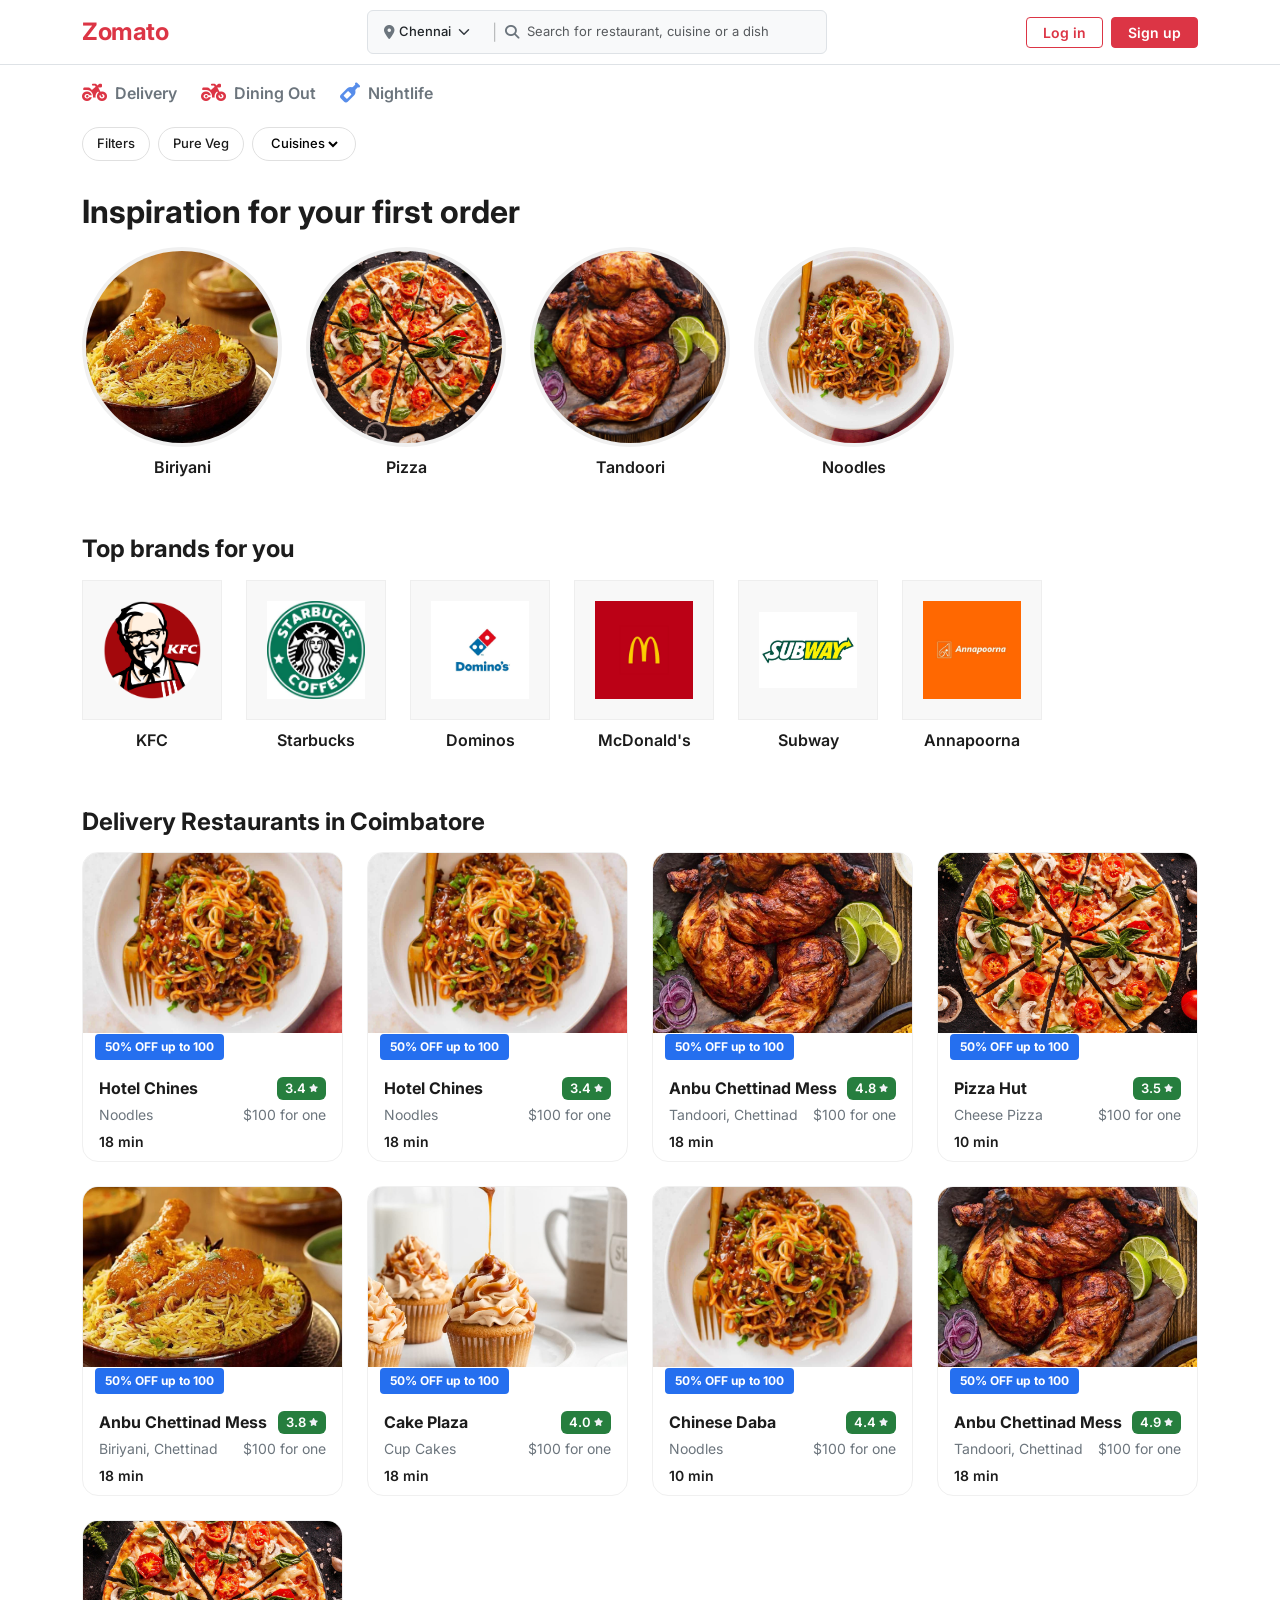
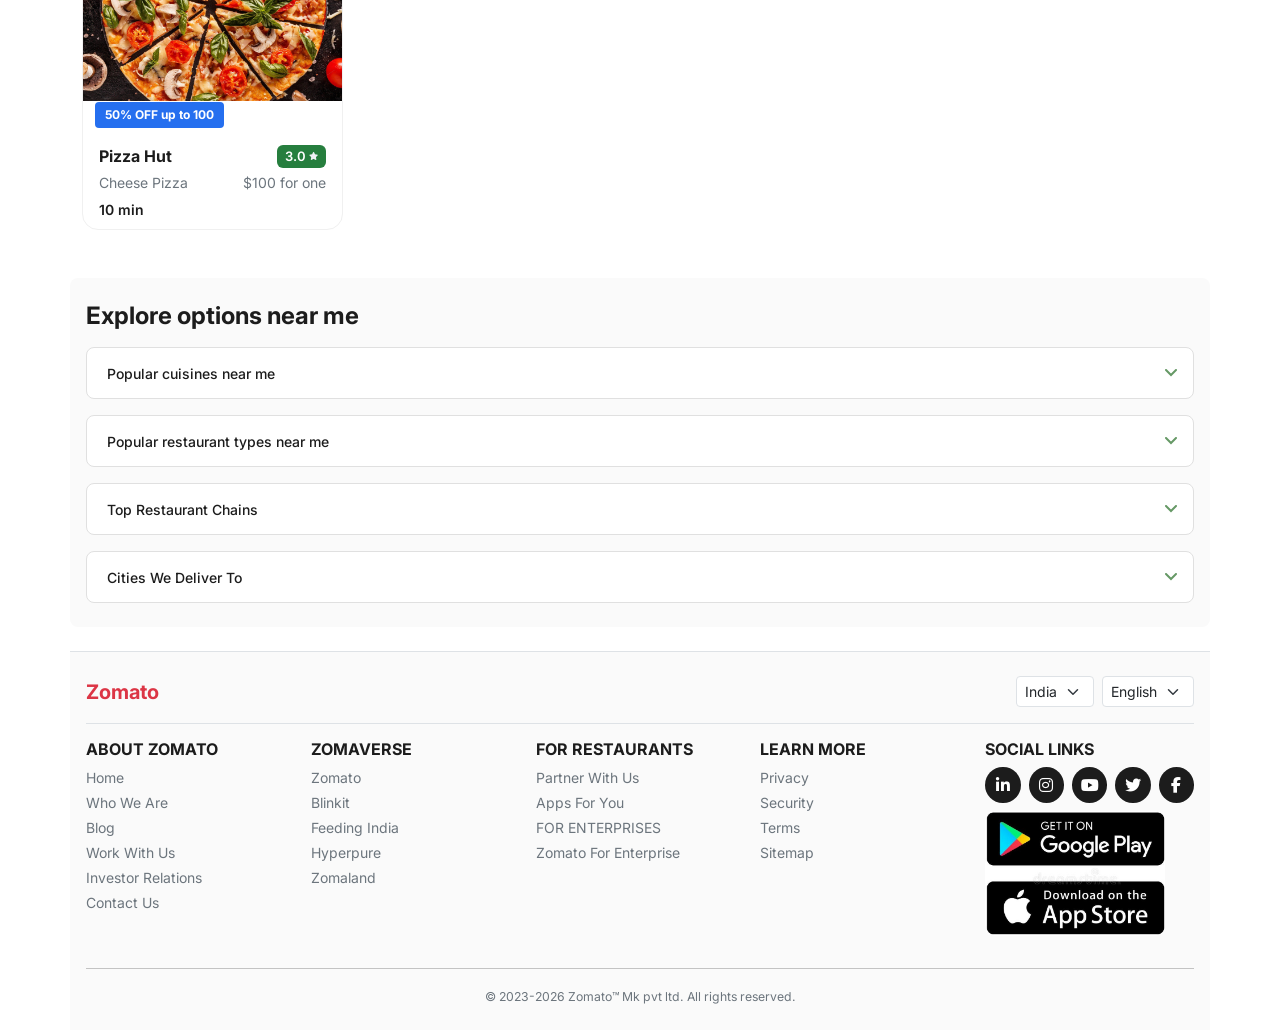
<file: index.html>
<!DOCTYPE html>
<html lang="en">
<head>
   <meta charset="UTF-8">
   <meta name="viewport" content="width=device-width, initial-scale=1.0">
   <title>Zomato Clone</title>
   <link rel="stylesheet" href="https://cdnjs.cloudflare.com/ajax/libs/font-awesome/6.4.0/css/all.min.css" integrity="sha512-iecdLmaskl7CVkqkXNQ/ZH/XLlvWZOJyj7Yy7tcenmpD1ypASozpmT/E0iPtmFIB46ZmdtAc9eNBvH0H/ZpiBw==" crossorigin="anonymous" referrerpolicy="no-referrer" />
   <link href="https://cdn.jsdelivr.net/npm/bootstrap@5.3.3/dist/css/bootstrap.min.css" rel="stylesheet">
   <link rel="stylesheet" href="/index.css">
   <link rel="icon" href="/Images/Manchurian Noodles.jpg">
</head>
<body>
   <div class="app-wrapper">
      <!-- ===== HEADER ===== -->
      <header class="sticky-top bg-white border-bottom">
         <div class="container d-flex align-items-center justify-content-between" style="height: 64px;">
            <a href="/" class="text-danger fw-bolder fs-4 mb-0 text-decoration-none" style="letter-spacing: -0.5px;">Zomato</a>
            <form role="search" class="d-flex align-items-center bg-body-tertiary border rounded-2 px-3" style="height: 44px; flex: 0 1 460px;">
               <i class="fa-solid fa-location-dot text-secondary me-1" style="font-size: 14px;" aria-hidden="true"></i>
               <select class="form-select border-0 bg-transparent p-0" style="width: auto; font-size: 13px; font-weight: 500;" name="Place" id="Place" aria-label="Select location">
                  <option value="Place">Chennai</option>
                  <option value="Place">Coimbatore</option>
                  <option value="Place">Madurai</option>
                  <option value="Place">Salam</option>
                  <option value="Place">Tirchy</option>
                  <option value="Place">Thoothukkudi</option>
                  <option value="Place">Tirunelveli</option>
               </select>
               <span class="text-secondary-emphasis mx-2" style="opacity: 0.3;" aria-hidden="true">|</span>
               <i class="fa-solid fa-magnifying-glass text-secondary me-2" style="font-size: 14px;" aria-hidden="true"></i>
               <input class="form-control border-0 bg-transparent p-0 shadow-none" type="search" placeholder="Search for restaurant, cuisine or a dish" id="search" style="font-size: 13px;">
            </form>
            <ul class="d-flex align-items-center list-unstyled gap-2 mb-0">
               <li><a href="/zlogin.html"><input type="button" value="Log in" class="btn btn-outline-danger btn-sm fw-semibold px-3"></a></li>
               <li><a href="/zsignup.html"><input type="button" value="Sign up" class="btn btn-danger btn-sm fw-semibold px-3"></a></li>
            </ul>
         </div>
      </header>

      <!-- ===== NAV TABS ===== -->
      <nav aria-label="Service type" class="container pb-1 pt-2">
         <div class="d-flex align-items-center gap-4">
            <section class="d-flex align-items-center gap-2 py-2 nav-tab">
               <i class="fa-solid fa-motorcycle fs-5 text-danger" aria-hidden="true"></i>
               <b class="fs-6 fw-semibold text-secondary mb-0">Delivery</b>
            </section>
            <section class="d-flex align-items-center gap-2 py-2 nav-tab">
               <i class="fa-solid fa-motorcycle fs-5 text-danger" aria-hidden="true"></i>
               <b class="fs-6 fw-semibold text-secondary mb-0">Dining Out</b>
            </section>
            <section class="d-flex align-items-center gap-2 py-2 nav-tab">
               <i class="fa-solid fa-wine-bottle fs-5" style="color: #578dea;" aria-hidden="true"></i>
               <b class="fs-6 fw-semibold text-secondary mb-0">Nightlife</b>
            </section>
         </div>
      </nav>

      <!-- ===== FILTER NAV ===== -->
      <nav aria-label="Restaurant filters" class="container py-2">
         <ul class="d-flex list-unstyled gap-2 mb-0">
            <li><a href="#" class="filter-btn">Filters</a></li>
            <li><a href="#" class="filter-btn">Pure Veg</a></li>
            <li>
               <a href="#" class="filter-btn">
                  <select class="border-0 bg-transparent p-0" style="font-size: 13px; font-weight: 500; outline: none;" name="seat" id="seat" aria-label="Cuisine selection">
                     <option value="seat">Cuisines</option>
                     <option value="seat">Tables</option>
                  </select>
               </a>
            </li>
         </ul>
      </nav>

      <!-- ===== INSPIRATION CAROUSEL ===== -->
      <section aria-label="Food inspiration" class="container pb-4">
         <h2 class="fs-2 fw-bold mt-4 mb-3">Inspiration for your first order</h2>
         <div class="d-flex gap-4 overflow-auto pb-2 food-carousel">
            <article>
               <figure class="text-center mb-0">
                  <img src="/Images/f9c48017-3ff6-498a-a31a-385b16ae2ca0.jpg" alt="Biriyani" class="carousel-img" loading="lazy">
                  <figcaption class="mt-2 fw-semibold">Biriyani</figcaption>
               </figure>
            </article>
            <article>
               <figure class="text-center mb-0">
                  <img src="/Images/bc019a1b-fa7f-43f4-a7d5-d18d94a72014.jpg" alt="Pizza" class="carousel-img" loading="lazy">
                  <figcaption class="mt-2 fw-semibold">Pizza</figcaption>
               </figure>
            </article>
            <article>
               <figure class="text-center mb-0">
                  <img src="/Images/Easy Tandoori Chicken Recipe.jpg" alt="Tandoori" class="carousel-img" loading="lazy">
                  <figcaption class="mt-2 fw-semibold">Tandoori</figcaption>
               </figure>
            </article>
            <article>
               <figure class="text-center mb-0">
                  <img src="/Images/Manchurian Noodles.jpg" alt="Noodles" class="carousel-img" loading="lazy">
                  <figcaption class="mt-2 fw-semibold">Noodles</figcaption>
               </figure>
            </article>
         </div>
      </section>

      <!-- ===== BRAND CAROUSEL ===== -->
      <section aria-label="Top brands" class="container pb-4">
         <h2 class="fs-4 fw-bold mt-4 mb-3">Top brands for you</h2>
         <div class="d-flex gap-4 overflow-auto pb-2 brand-carousel">
            <article>
               <figure class="text-center mb-0">
                  <img src="/Images/kfc.png" alt="McDonald's" class="brand-img" loading="lazy">
                  <figcaption class="mt-2 fw-semibold">KFC</figcaption>
               </figure>
            </article>
            <article>
               <figure class="text-center mb-0">
                  <img src="/Images/Starbucks.png" alt="Starbucks" class="brand-img" loading="lazy">
                  <figcaption class="mt-2 fw-semibold">Starbucks</figcaption>
               </figure>
            </article> 
            <article>
               <figure class="text-center mb-0">
                  <img src="/Images/dominos.jpg" alt="Dominos" class="brand-img" loading="lazy">
                  <figcaption class="mt-2 fw-semibold">Dominos</figcaption>
               </figure>
            </article>
            <article>
               <figure class="text-center mb-0">
                  <img src="/Images/McDonald's.jpg" alt="McDonald's" class="brand-img" loading="lazy">
                  <figcaption class="mt-2 fw-semibold">McDonald's</figcaption>
               </figure>
            </article>
            <article>
               <figure class="text-center mb-0">
                  <img src="/Images/subway.jpg" alt="Subway" class="brand-img" loading="lazy">
                  <figcaption class="mt-2 fw-semibold">Subway</figcaption>
               </figure>
            </article>
            <article>
               <figure class="text-center mb-0">
                  <img src="/Images/Annapoorna Group.jpg" alt="Pizza Hut" class="brand-img" loading="lazy">
                  <figcaption class="mt-2 fw-semibold">Annapoorna</figcaption>
               </figure>
            </article>
         </div>
      </section>

      <!-- ===== RESTAURANT GRID ===== -->
      <main class="container pb-4">
         <h2 class="fs-4 fw-bold mt-4 mb-3">Delivery Restaurants in Coimbatore</h2>
         <div class="restaurant-grid">
            <article class="restaurant-card">
               <img src="/Images/Manchurian Noodles.jpg" alt="" class="card-img" loading="lazy">
               <mark class="offer-badge">50% OFF up to 100</mark>
               <section class="card-details p-3 pb-2">
                  <div class="d-flex justify-content-between align-items-center mb-1">
                     <b class="mb-0">Hotel Chines</b>
                     <data value="3.4" class="rating-badge">3.4 <i class="fa-solid fa-star fa-2xs" style="color: #eff1f5;" aria-hidden="true"></i></data>
                  </div>
                  <div class="d-flex justify-content-between text-secondary small mb-1">
                     <span>Noodles</span>
                     <span>$100 for one</span>
                  </div>
                  <time datetime="PT18M" class="fw-semibold small mb-0">18 min</time>
               </section>
            </article>
            <article class="restaurant-card">
               <img src="/Images/Manchurian Noodles.jpg" alt="" class="card-img" loading="lazy">
               <mark class="offer-badge">50% OFF up to 100</mark>
               <section class="card-details p-3 pb-2">
                  <div class="d-flex justify-content-between align-items-center mb-1">
                     <b class="mb-0">Hotel Chines</b>
                     <data value="3.4" class="rating-badge">3.4 <i class="fa-solid fa-star fa-2xs" style="color: #eff1f5;" aria-hidden="true"></i></data>
                  </div>
                  <div class="d-flex justify-content-between text-secondary small mb-1">
                     <span>Noodles</span>
                     <span>$100 for one</span>
                  </div>
                  <time datetime="PT18M" class="fw-semibold small mb-0">18 min</time>
               </section>
            </article>
            <article class="restaurant-card">
               <img src="/Images/Easy Tandoori Chicken Recipe.jpg" alt="" class="card-img" loading="lazy">
               <mark class="offer-badge">50% OFF up to 100</mark>
               <section class="card-details p-3 pb-2">
                  <div class="d-flex justify-content-between align-items-center mb-1">
                     <b class="mb-0">Anbu Chettinad Mess</b>
                     <data value="4.8" class="rating-badge">4.8 <i class="fa-solid fa-star fa-2xs" style="color: #eff1f5;" aria-hidden="true"></i></data>
                  </div>
                  <div class="d-flex justify-content-between text-secondary small mb-1">
                     <span>Tandoori, Chettinad</span>
                     <span>$100 for one</span>
                  </div>
                  <time datetime="PT18M" class="fw-semibold small mb-0">18 min</time>
               </section>
            </article>
            <article class="restaurant-card">
               <img src="/Images/bc019a1b-fa7f-43f4-a7d5-d18d94a72014.jpg" alt="" class="card-img" loading="lazy">
               <mark class="offer-badge">50% OFF up to 100</mark>
               <section class="card-details p-3 pb-2">
                  <div class="d-flex justify-content-between align-items-center mb-1">
                     <b class="mb-0">Pizza Hut</b>
                     <data value="3.5" class="rating-badge">3.5 <i class="fa-solid fa-star fa-2xs" style="color: #eff1f5;" aria-hidden="true"></i></data>
                  </div>
                  <div class="d-flex justify-content-between text-secondary small mb-1">
                     <span>Cheese Pizza</span>
                     <span>$100 for one</span>
                  </div>
                  <time datetime="PT10M" class="fw-semibold small mb-0">10 min</time>
               </section>
            </article>
            <article class="restaurant-card">
               <img src="/Images/f9c48017-3ff6-498a-a31a-385b16ae2ca0.jpg" alt="" class="card-img" loading="lazy">
               <mark class="offer-badge">50% OFF up to 100</mark>
               <section class="card-details p-3 pb-2">
                  <div class="d-flex justify-content-between align-items-center mb-1">
                     <b class="mb-0">Anbu Chettinad Mess</b>
                     <data value="3.8" class="rating-badge">3.8 <i class="fa-solid fa-star fa-2xs" style="color: #eff1f5;" aria-hidden="true"></i></data>
                  </div>
                  <div class="d-flex justify-content-between text-secondary small mb-1">
                     <span>Biriyani, Chettinad</span>
                     <span>$100 for one</span>
                  </div>
                  <time datetime="PT18M" class="fw-semibold small mb-0">18 min</time>
               </section>
            </article>
            <article class="restaurant-card">
               <img src="/Images/Earl Grey Cupcakes with Salted Caramel Buttercream - Food Duchess.jpg" alt="" class="card-img" loading="lazy">
               <mark class="offer-badge">50% OFF up to 100</mark>
               <section class="card-details p-3 pb-2">
                  <div class="d-flex justify-content-between align-items-center mb-1">
                     <b class="mb-0">Cake Plaza</b>
                     <data value="4.0" class="rating-badge">4.0 <i class="fa-solid fa-star fa-2xs" style="color: #eff1f5;" aria-hidden="true"></i></data>
                  </div>
                  <div class="d-flex justify-content-between text-secondary small mb-1">
                     <span>Cup Cakes</span>
                     <span>$100 for one</span>
                  </div>
                  <time datetime="PT18M" class="fw-semibold small mb-0">18 min</time>
               </section>
            </article>
            <article class="restaurant-card">
               <img src="/Images/Manchurian Noodles.jpg" alt="" class="card-img" loading="lazy">
               <mark class="offer-badge">50% OFF up to 100</mark>
               <section class="card-details p-3 pb-2">
                  <div class="d-flex justify-content-between align-items-center mb-1">
                     <b class="mb-0">Chinese Daba</b>
                     <data value="4.4" class="rating-badge">4.4 <i class="fa-solid fa-star fa-2xs" style="color: #eff1f5;" aria-hidden="true"></i></data>
                  </div>
                  <div class="d-flex justify-content-between text-secondary small mb-1">
                     <span>Noodles</span>
                     <span>$100 for one</span>
                  </div>
                  <time datetime="PT10M" class="fw-semibold small mb-0">10 min</time>
               </section>
            </article>
            <article class="restaurant-card">
               <img src="/Images/Easy Tandoori Chicken Recipe.jpg" alt="" class="card-img" loading="lazy">
               <mark class="offer-badge">50% OFF up to 100</mark>
               <section class="card-details p-3 pb-2">
                  <div class="d-flex justify-content-between align-items-center mb-1">
                     <b class="mb-0">Anbu Chettinad Mess</b>
                     <data value="4.9" class="rating-badge">4.9 <i class="fa-solid fa-star fa-2xs" style="color: #eff1f5;" aria-hidden="true"></i></data>
                  </div>
                  <div class="d-flex justify-content-between text-secondary small mb-1">
                     <span>Tandoori, Chettinad</span>
                     <span>$100 for one</span>
                  </div>
                  <time datetime="PT18M" class="fw-semibold small mb-0">18 min</time>
               </section>
            </article>
            <article class="restaurant-card">
               <img src="/Images/bc019a1b-fa7f-43f4-a7d5-d18d94a72014.jpg" alt="" class="card-img" loading="lazy">
               <mark class="offer-badge">50% OFF up to 100</mark>
               <section class="card-details p-3 pb-2">
                  <div class="d-flex justify-content-between align-items-center mb-1">
                     <b class="mb-0">Pizza Hut</b>
                     <data value="3.0" class="rating-badge">3.0 <i class="fa-solid fa-star fa-2xs" style="color: #eff1f5;" aria-hidden="true"></i></data>
                  </div>
                  <div class="d-flex justify-content-between text-secondary small mb-1">
                     <span>Cheese Pizza</span>
                     <span>$100 for one</span>
                  </div>
                  <time datetime="PT10M" class="fw-semibold small mb-0">10 min</time>
               </section>
            </article>
         </div>
      </main>

      <!-- ===== EXPLORE SECTION ===== -->
      <section aria-label="Explore options" class="container explore-section py-4 px-3 rounded-3 my-4">
         <h2 class="fs-4 fw-bold mb-3 mt-0">Explore options near me</h2>
         <select class="form-select explore-select mb-3" name="explore" aria-label="Popular cuisines">
            <option value="explore">Popular cuisines near me</option>
         </select>
         <select class="form-select explore-select mb-3" name="explore" aria-label="Popular restaurant types">
            <option value="explore">Popular restaurant types near me</option>
         </select>
         <select class="form-select explore-select mb-3" name="explore" aria-label="Top restaurant chains">
            <option value="explore">Top Restaurant Chains</option>
         </select>
         <select class="form-select explore-select" name="explore" aria-label="Cities we deliver to">
            <option value="explore">Cities We Deliver To</option>
         </select>
      </section>

      <!-- ===== FOOTER ===== -->
      <footer class="container py-4 px-3 mt-4 border-top" style="background: #fafafa;">
         <nav aria-label="Footer navigation" class="d-flex justify-content-between align-items-center pb-3 border-bottom flex-wrap gap-2">
            <a href="/" class="text-danger fw-bolder fs-5 mb-0 text-decoration-none">Zomato</a>
            <div class="d-flex gap-2">
               <select class="form-select form-select-sm" style="width: auto;" name="country" aria-label="Select country">
                  <option value="country">India</option>
               </select>
               <select class="form-select form-select-sm" style="width: auto;" name="lang" aria-label="Select language">
                  <option value="lang">English</option>
               </select>
            </div>
         </nav>
         <div class="d-flex flex-wrap py-3 gap-3">
            <article>
               <h3 class="fs-6 fw-bold mb-2">ABOUT ZOMATO</h3>
               <ul class="list-unstyled mb-0">
                  <li class="small text-secondary mb-1" style="cursor: pointer;">Home</li>
                  <li class="small text-secondary mb-1" style="cursor: pointer;">Who We Are</li>
                  <li class="small text-secondary mb-1" style="cursor: pointer;">Blog</li>
                  <li class="small text-secondary mb-1" style="cursor: pointer;">Work With Us</li>
                  <li class="small text-secondary mb-1" style="cursor: pointer;">Investor Relations</li>
                  <li class="small text-secondary mb-1" style="cursor: pointer;">Contact Us</li>
               </ul>
            </article>
            <article>
               <h3 class="fs-6 fw-bold mb-2">ZOMAVERSE</h3>
               <ul class="list-unstyled mb-0">
                  <li class="small text-secondary mb-1" style="cursor: pointer;">Zomato</li>
                  <li class="small text-secondary mb-1" style="cursor: pointer;">Blinkit</li>
                  <li class="small text-secondary mb-1" style="cursor: pointer;">Feeding India</li>
                  <li class="small text-secondary mb-1" style="cursor: pointer;">Hyperpure</li>
                  <li class="small text-secondary mb-1" style="cursor: pointer;">Zomaland</li>
               </ul>
            </article>
            <article>
               <h3 class="fs-6 fw-bold mb-2">FOR RESTAURANTS</h3>
               <ul class="list-unstyled mb-0">
                  <li class="small text-secondary mb-1" style="cursor: pointer;">Partner With Us</li>
                  <li class="small text-secondary mb-1" style="cursor: pointer;">Apps For You</li>
                  <li class="small text-secondary mb-1" style="cursor: pointer;">FOR ENTERPRISES</li>
                  <li class="small text-secondary mb-1" style="cursor: pointer;">Zomato For Enterprise</li>
               </ul>
            </article>
            <article>
               <h3 class="fs-6 fw-bold mb-2">LEARN MORE</h3>
               <ul class="list-unstyled mb-0">
                  <li class="small text-secondary mb-1" style="cursor: pointer;">Privacy</li>
                  <li class="small text-secondary mb-1" style="cursor: pointer;">Security</li>
                  <li class="small text-secondary mb-1" style="cursor: pointer;">Terms</li>
                  <li class="small text-secondary mb-1" style="cursor: pointer;">Sitemap</li>
               </ul>
            </article>
            <article>
               <h3 class="fs-6 fw-bold mb-2">SOCIAL LINKS</h3>
               <div class="d-flex gap-2 mb-2">
                  <a href="https://linkedin.com" class="social-icon" aria-label="LinkedIn"><i class="fa-brands fa-linkedin-in" aria-hidden="true"></i></a>
                  <a href="https://instagram.com" class="social-icon" aria-label="Instagram"><i class="fa-brands fa-instagram" aria-hidden="true"></i></a>
                  <a href="https://youtube.com" class="social-icon" aria-label="YouTube"><i class="fa-brands fa-youtube" aria-hidden="true"></i></a>
                  <a href="https://twitter.com" class="social-icon" aria-label="Twitter"><i class="fa-brands fa-twitter" aria-hidden="true"></i></a>
                  <a href="https://facebook.com" class="social-icon" aria-label="Facebook"><i class="fa-brands fa-facebook-f" aria-hidden="true"></i></a>
               </div>
               <img src="/Images/Google Play App Store Icons Editorial Image - Illustration of global, game_ 159029210.jpg" alt="Download from App Store" class="app-badge" loading="lazy">
            </article>
         </div>
         <hr class="my-3">
         <p class="text-center small text-secondary mb-0"><small>&copy; 2023-2026 Zomato&trade; Mk pvt ltd. All rights reserved.</small></p>
      </footer>
   </div>
</body>
</html>
</file>
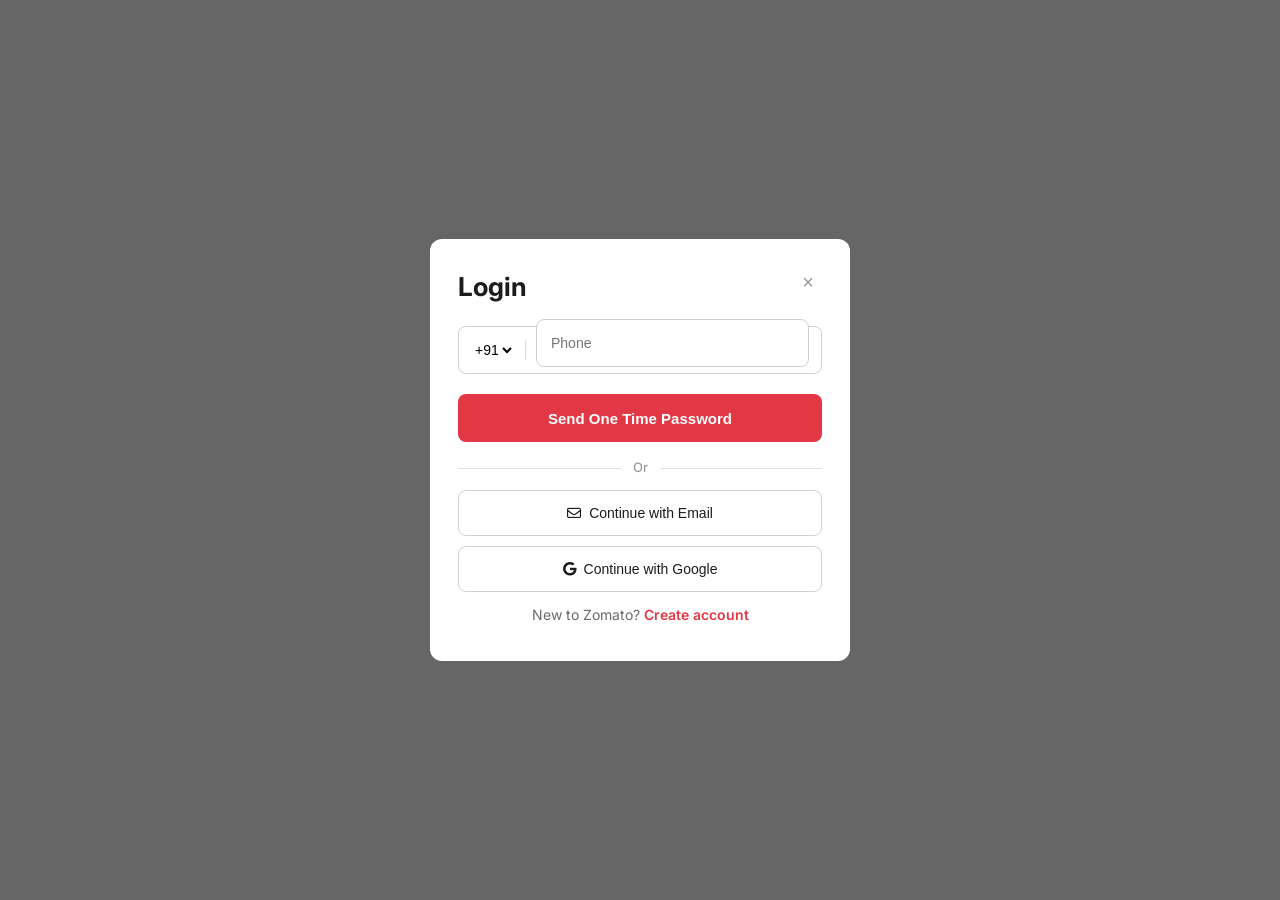
<file: login.html>
<!DOCTYPE html>
<html lang="en">
<head>
    <meta charset="UTF-8">
    <meta name="viewport" content="width=device-width, initial-scale=1.0">
    <title>Login - Zomato Clone</title>
    <link rel="stylesheet" href="https://cdnjs.cloudflare.com/ajax/libs/font-awesome/6.4.0/css/all.min.css" crossorigin="anonymous" referrerpolicy="no-referrer"/>
    <link rel="stylesheet" href="/index.css">
</head>
<body>
    <div class="auth-overlay">
        <form class="auth-form" action="#">
            <h1>Login</h1>
            <a href="/index.html"><button type="button" class="close-btn">&times;</button></a>

            <div class="phone-input">
                <select name="cc">
                    <option value="+91">+91</option>
                    <option value="+91">+91</option>
                    <option value="+91">+91</option>
                </select>
                <span>|</span>
                <input type="text" placeholder="Phone" inputmode="numeric">
            </div>

            <button type="button" class="btn-primary">Send One Time Password</button>

            <fieldset>
                <legend>Or</legend>
            </fieldset>

            <button type="button" class="btn-secondary">
                <i class="fa-regular fa-envelope"></i> Continue with Email
            </button>
            <button type="button" class="btn-secondary">
                <i class="fa-brands fa-google"></i> Continue with Google
            </button>

            <p class="auth-footer">
                New to Zomato? <a href="/signup.html">Create account</a>
            </p>
        </form>
    </div>
</body>
</html>
</file>
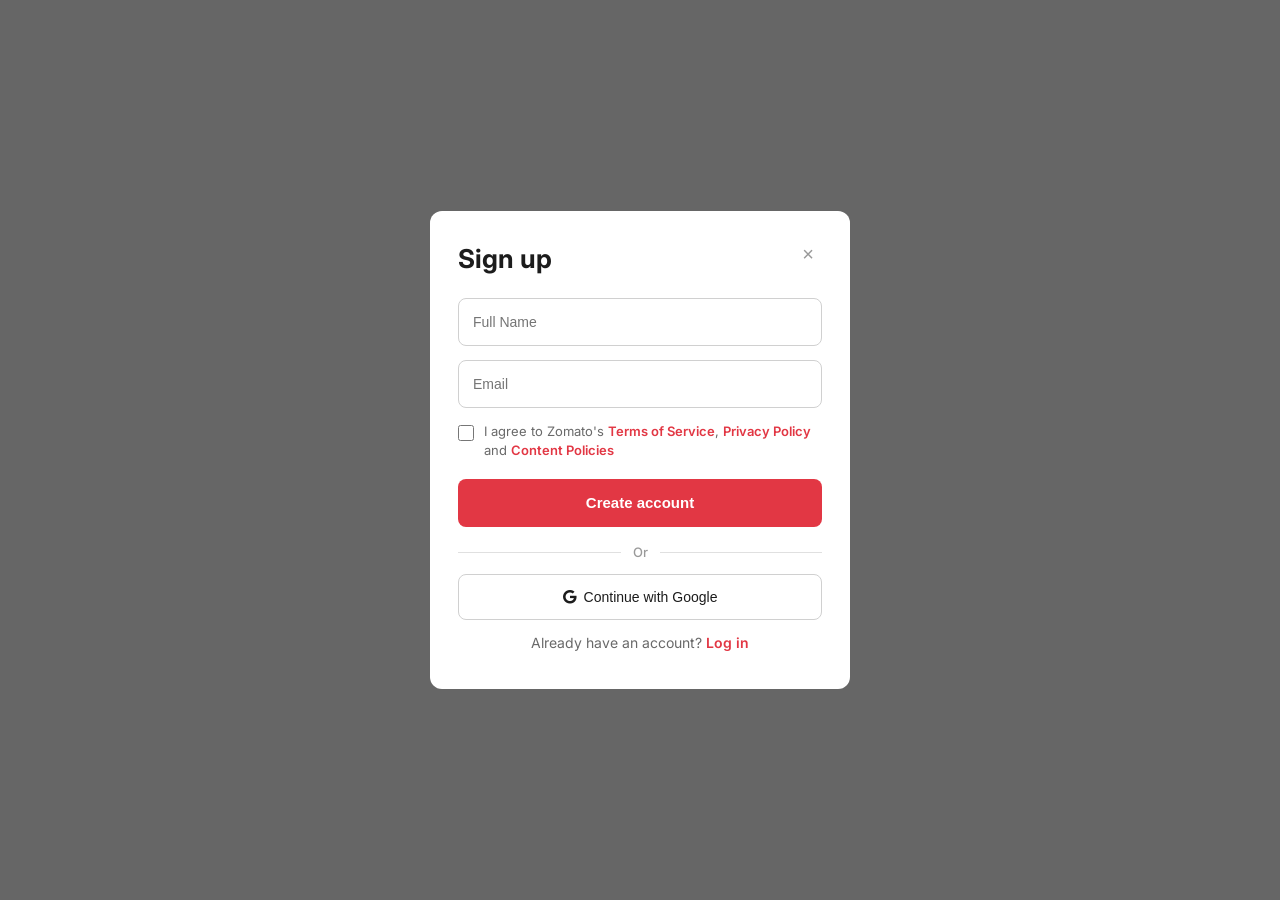
<file: signup.html>
<!DOCTYPE html>
<html lang="en">
<head>
    <meta charset="UTF-8">
    <meta name="viewport" content="width=device-width, initial-scale=1.0">
    <title>Sign up - Zomato Clone</title>
    <link rel="stylesheet" href="https://cdnjs.cloudflare.com/ajax/libs/font-awesome/6.4.0/css/all.min.css" crossorigin="anonymous" referrerpolicy="no-referrer"/>
    <link rel="stylesheet" href="/index.css">
</head>
<body>
    <div class="auth-overlay">
        <form class="auth-form" action="#">
            <h1>Sign up</h1>
            <a href="/index.html"><button type="button" class="close-btn">&times;</button></a>

            <input type="text" placeholder="Full Name">
            <input type="email" placeholder="Email">

            <div class="checkbox-group">
                <input type="checkbox" id="terms">
                <label for="terms">I agree to Zomato's <span>Terms of Service</span>, <span>Privacy Policy</span> and <span>Content Policies</span></label>
            </div>

            <button type="button" class="btn-primary">Create account</button>

            <fieldset>
                <legend>Or</legend>
            </fieldset>

            <button type="button" class="btn-secondary">
                <i class="fa-brands fa-google"></i> Continue with Google
            </button>

            <p class="auth-footer">
                Already have an account? <a href="/login.html">Log in</a>
            </p>
        </form>
    </div>
</body>
</html>
</file>
<file: index.css>
@import url('https://fonts.googleapis.com/css2?family=Inter:wght@400;500;600;700;800&display=swap');

* {
   margin: 0;
   padding: 0;
   box-sizing: border-box;
}

body {
   font-family: 'Inter', -apple-system, BlinkMacSystemFont, sans-serif;
   color: #1c1c1c;
   background: #fff;
   line-height: 1.5;
}

/* ===== HEADER ===== */
header form:focus-within {
   border-color: #e23744 !important;
   box-shadow: 0 0 0 2px rgba(226, 55, 68, 0.15);
}

/* ===== NAV TABS ===== */
.nav-tab {
   cursor: pointer;
   border-bottom: 2px solid transparent;
   transition: all 0.2s;
}

.nav-tab:hover {
   border-bottom-color: #e23744;
}

.nav-tab:hover h3 {
   color: #e23744 !important;
}

/* ===== FILTER BUTTONS ===== */
.filter-btn {
   text-decoration: none;
   font-size: 13px;
   font-weight: 500;
   color: #1c1c1c;
   padding: 6px 14px;
   border: 1px solid #e0e0e0;
   border-radius: 20px;
   display: inline-block;
   transition: all 0.2s;
}

.filter-btn:hover {
   background: #f5f5f5;
   border-color: #ccc;
   color: #1c1c1c;
}

/* ===== CAROUSEL IMAGES (circular) ===== */
.carousel-img {
   width: 200px;
   height: 200px;
   border-radius: 50%;
   object-fit: cover;
   border: 4px solid #f0f0f0;
   cursor: pointer;
   transition: transform 0.3s, border-color 0.3s, box-shadow 0.3s;
}

.carousel-img:hover {
   transform: scale(1.08);
   border-color: #e23744;
   box-shadow: 0 8px 24px rgba(226, 55, 68, 0.2);
}

/* ===== BRAND IMAGES ===== */
.brand-img {
   width: 140px;
   height: 140px;
   /* border-radius: 50%; */
   object-fit: contain;
   background: #f8f8f8;
   padding: 20px;
   border: 1px solid #eee;
   cursor: pointer;
   transition: transform 0.3s, box-shadow 0.3s;
}

.brand-img:hover {
   transform: scale(1.06);
   box-shadow: 0 8px 24px rgba(0, 0, 0, 0.1);
}

/* ===== RESTAURANT GRID ===== */
.restaurant-grid {
   display: grid;
   grid-template-columns: repeat(4, 1fr);
   gap: 24px;
}

.restaurant-card {
   background: #fff;
   border-radius: 16px;
   overflow: hidden;
   border: 1px solid #f0f0f0;
   cursor: pointer;
   transition: transform 0.25s, box-shadow 0.25s;
}

.restaurant-card:hover {
   transform: translateY(-4px);
   box-shadow: 0 12px 32px rgba(0, 0, 0, 0.1);
}

.restaurant-card .card-img {
   width: 100%;
   height: 180px;
   object-fit: cover;
   display: block;
}

.restaurant-card .offer-badge {
   position: relative;
   display: inline-block;
   margin: -32px 0 0 12px;
   padding: 4px 10px;
   background: #256fef;
   color: #fff;
   font-size: 12px;
   font-weight: 700;
   border-radius: 4px;
   z-index: 2;
}

.restaurant-card .rating-badge {
   background: #267e3e;
   color: #fff;
   padding: 2px 8px;
   border-radius: 6px;
   font-size: 13px;
   font-weight: 600;
   display: inline-flex;
   align-items: center;
   gap: 3px;
   white-space: nowrap;
}

/* ===== EXPLORE SECTION ===== */
.explore-section {
   background: #fafafa;
}

.explore-section h3 {
   margin-top: 0;
}

.explore-select {
   height: 52px !important;
   padding: 0 20px !important;
   border: 1px solid #e0e0e0 !important;
   border-radius: 8px !important;
   font-size: 14px !important;
   font-weight: 500 !important;
   color: #1c1c1c !important;
   background: #fff url("data:image/svg+xml,%3Csvg xmlns='http://www.w3.org/2000/svg' width='12' height='8' viewBox='0 0 12 8'%3E%3Cpath d='M1 1l5 5 5-5' stroke='%23696' stroke-width='2' fill='none' stroke-linecap='round'/%3E%3C/svg%3E") no-repeat right 16px center !important;
   appearance: none !important;
   cursor: pointer !important;
}

.explore-select:focus {
   border-color: #e23744 !important;
   box-shadow: none !important;
}

/* ===== AUTH PAGES (Login / Signup) ===== */
.auth-overlay {
   position: fixed;
   inset: 0;
   background: rgba(0, 0, 0, 0.6);
   display: flex;
   align-items: center;
   justify-content: center;
   z-index: 200;
}

.auth-form {
   background: #fff;
   width: 420px;
   max-width: 94vw;
   padding: 28px 28px 36px;
   border-radius: 12px;
   position: relative;
   animation: fadeIn 0.25s ease;
}

@keyframes fadeIn {
   from { opacity: 0; transform: scale(0.96); }
   to   { opacity: 1; transform: scale(1); }
}

.auth-form h1 {
   font-size: 26px;
   font-weight: 700;
   margin: 0 0 20px;
   display: inline-block;
}

.auth-form .close-btn {
   float: right;
   border: none;
   background: none;
   font-size: 20px;
   color: #999;
   cursor: pointer;
   padding: 4px 8px;
   border-radius: 50%;
   transition: background 0.2s;
}

.auth-form .close-btn:hover {
   background: #f0f0f0;
   color: #1c1c1c;
}

.auth-form .phone-input {
   display: flex;
   align-items: center;
   border: 1.5px solid #d0d0d0;
   border-radius: 8px;
   padding: 0 12px;
   height: 48px;
   margin-bottom: 20px;
   transition: border-color 0.2s;
}

.auth-form .phone-input:focus-within {
   border-color: #e23744;
}

.auth-form .phone-input select {
   border: none;
   outline: none;
   background: transparent;
   font-size: 14px;
   font-weight: 500;
   cursor: pointer;
   width: auto;
}

.auth-form .phone-input span {
   color: #ddd;
   margin: 0 8px;
}

.auth-form .phone-input input {
   border: none;
   outline: none;
   font-size: 14px;
   flex: 1;
   height: 100%;
}

.auth-form .btn-primary {
   width: 100%;
   height: 48px;
   border: none;
   border-radius: 8px;
   font-size: 15px;
   font-weight: 600;
   cursor: pointer;
   background: #e23744;
   color: #fff;
   transition: background 0.2s;
   margin-bottom: 16px;
}

.auth-form .btn-primary:hover {
   background: #c41e2b;
}

.auth-form .btn-primary:disabled {
   background: #b0b0b0;
   cursor: not-allowed;
}

.auth-form fieldset {
   border: none;
   border-top: 1px solid #e0e0e0;
   text-align: center;
   padding: 0;
   margin-bottom: 12px;
}

.auth-form fieldset legend {
   font-size: 13px;
   color: #999;
   padding: 0 12px;
   font-weight: 500;
}

.auth-form .btn-secondary {
   width: 100%;
   height: 46px;
   border: 1px solid #d0d0d0;
   border-radius: 8px;
   font-size: 14px;
   font-weight: 500;
   cursor: pointer;
   background: #fff;
   color: #1c1c1c;
   transition: all 0.2s;
   margin-bottom: 10px;
   display: flex;
   align-items: center;
   justify-content: center;
   gap: 8px;
}

.auth-form .btn-secondary:hover {
   background: #f8f8f8;
   border-color: #b0b0b0;
}

.auth-form .auth-footer {
   text-align: center;
   font-size: 14px;
   color: #696969;
   margin-top: 12px;
}

.auth-form .auth-footer a {
   color: #e23744;
   font-weight: 600;
   text-decoration: none;
}

.auth-form .auth-footer a:hover {
   text-decoration: underline;
}

.auth-form input[type="text"],
.auth-form input[type="email"] {
   width: 100%;
   height: 48px;
   border: 1.5px solid #d0d0d0;
   border-radius: 8px;
   padding: 0 14px;
   font-size: 14px;
   outline: none;
   transition: border-color 0.2s;
   margin-bottom: 14px;
}

.auth-form input[type="text"]:focus,
.auth-form input[type="email"]:focus {
   border-color: #e23744;
}

.auth-form .checkbox-group {
   display: flex;
   align-items: flex-start;
   gap: 10px;
   margin-bottom: 18px;
   font-size: 13px;
   color: #696969;
   line-height: 1.5;
}

.auth-form .checkbox-group input[type="checkbox"] {
   margin-top: 3px;
   width: 16px;
   height: 16px;
   accent-color: #e23744;
   flex-shrink: 0;
}

.auth-form .checkbox-group span {
   color: #e23744;
   font-weight: 600;
}

/* ===== FOOTER ===== */
footer > div > article {
   flex: 1;
   min-width: 150px;
}

footer li {
   cursor: pointer;
   transition: color 0.2s;
}

footer li:hover {
   color: #e23744 !important;
}

.social-icon {
   display: inline-flex;
   align-items: center;
   justify-content: center;
   width: 36px;
   height: 36px;
   border-radius: 50%;
   background: #1c1c1c;
   transition: background 0.2s;
   text-decoration: none;
   color: #fff;
}

.social-icon:hover {
   background: #e23744;
   color: #fff;
}

.app-badge {
   border-radius: 8px;
   max-width: 180px;
   height: auto;
   cursor: pointer;
}

/* ===== RESPONSIVE ===== */
@media (max-width: 992px) {
   .restaurant-grid {
      grid-template-columns: repeat(3, 1fr);
   }
}

@media (max-width: 768px) {
   .restaurant-grid {
      grid-template-columns: repeat(2, 1fr);
   }
}

@media (max-width: 480px) {
   .restaurant-grid {
      grid-template-columns: 1fr;
   }
}
</file>
